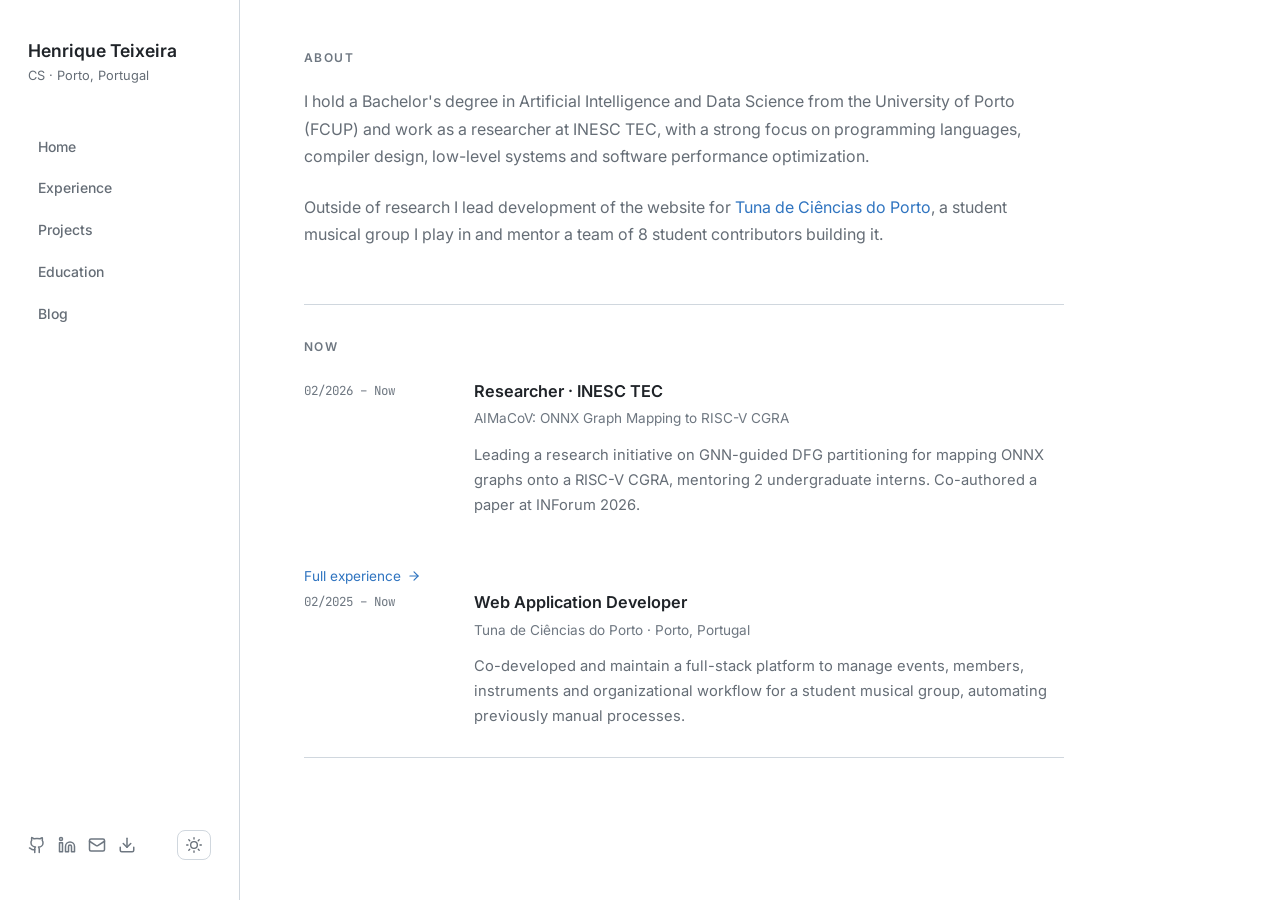
<file: index.html>
<!DOCTYPE html>
<html lang="en" data-theme="dark">
<head>
  <meta charset="UTF-8" />
  <meta name="viewport" content="width=device-width, initial-scale=1.0" />

  <title>Henrique Teixeira</title>

  <link 
    rel="icon"
    href="
      data:image/svg+xml,
      <svg xmlns='http://www.w3.org/2000/svg'
        viewBox='0 0 100 100'><text x='0%' y='80%' font-size='70' font-weight='600'
        font-family='sans-serif' fill='%2393bfeb'>HT</text></svg>
      "
  >
  <link rel="preconnect" href="https://fonts.googleapis.com" />
  <link rel="preconnect" href="https://fonts.gstatic.com" crossorigin />
  <link 
    href="https://fonts.googleapis.com/css2?family=Inter:wght@400;500;600&family=JetBrains+Mono:wght@400;500&display=swap"
    rel="stylesheet"
  />
  <link rel="stylesheet" href="css/base.css" />
  <link rel="stylesheet" href="css/layout.css" />
  <link rel="stylesheet" href="css/components.css" />
  <link rel="stylesheet" href="css/animations.css" />

  <script src="js/main.js" defer></script>
  <script src="js/sidebar-component.js" defer></script>
</head>
<body>
  <div class="layout">

    <app-sidebar></app-sidebar>

    <!-- Mobile nav toggle -->
    <button class="mobile-nav-toggle" id="mobile-nav-toggle" aria-label="Open navigation">
      <svg viewBox="0 0 24 24">
        <line x1="3" y1="6" x2="21" y2="6"/>
        <line x1="3" y1="12" x2="21" y2="12"/>
        <line x1="3" y1="18" x2="21" y2="18"/>
      </svg>
    </button>

    <!-- Main -->
    <main class="main">

      <section class="section animate-fade-up">
        <p class="section-label">About</p>
        <!--
        <h2 style="font-size: 2rem; margin-bottom: 1rem;">
          Building things at the intersection of<br/>hardware, AI and software.
        </h2>
        -->
        <p style="margin-bottom: 1.5rem;">
          I hold a Bachelor's degree in Artificial Intelligence 
          and Data Science from the University of Porto (FCUP) and work as a researcher at INESC TEC,
          with a strong focus on programming languages, compiler design,
          low-level systems and software performance optimization.
        </p>
        <p>
          Outside of research I lead development of the website for
          <a href="https://www.javardemica.org" target="_blank" rel="noopener">Tuna de Ciências do Porto</a>,
          a student musical group I play in
          and mentor a team of 8 student contributors building it.
        </p>
      </section>

      <!--
      <hr class="divider" />

      <section class="section animate-fade-up">
        <p class="section-label">Highlights</p>
        <div class="stats">
          <div class="stat">
            <span class="stat-value">2×</span>
            <span class="stat-label">Academic excellence scholarship</span>
          </div>
          <div class="stat">
            <span class="stat-value">#1</span>
            <span class="stat-label">Best CTM CS&amp;E internship</span>
          </div>
          <div class="stat">
            <span class="stat-value">2</span>
            <span class="stat-label">Papers co-authored</span>
          </div>
          <div class="stat">
            <span class="stat-value">125 MHz</span>
            <span class="stat-label">FPGA throughput, LNSU</span>
          </div>
        </div>
      </section>
      -->

      <hr class="divider" />

      <section class="section animate-fade-up">
        <p class="section-label">Now</p> 

        <div class="entry" style="border-top: none; padding-top: 0;">
          <div class="entry-date">02/2026 – Now</div>
          <div class="entry-body">
            <div class="entry-title">Researcher · INESC TEC</div>
            <div class="entry-sub">AIMaCoV: ONNX Graph Mapping to RISC-V CGRA</div>
            <div class="entry-desc">
              Leading a research initiative on GNN-guided DFG partitioning for mapping ONNX graphs onto a RISC-V CGRA,
              mentoring 2 undergraduate interns. Co-authored a paper at INForum 2026.
            </div>
          </div>
        </div>
        <div style="margin-top: 1rem;">
          <a 
            href="experience"
            style="font-size: 0.85rem; color: var(--accent); display: inline-flex; align-items: center; gap: 6px;"
          >
            Full experience
            <svg 
              width="14" height="14" viewBox="0 0 24 24" fill="none" stroke="currentColor" 
              stroke-width="2" stroke-linecap="round" stroke-linejoin="round"
            >
              <line x1="5" y1="12" x2="19" y2="12"/>
              <polyline points="12 5 19 12 12 19"/>
            </svg>
          </a>
        </div>

        <div class="entry" style="border-top: none; padding-top: 0;">
          <div class="entry-date">02/2025 – Now</div>
          <div class="entry-body">
            <div class="entry-title">Web Application Developer</div>
            <div class="entry-sub">Tuna de Ciências do Porto · Porto, Portugal</div>
            <div class="entry-desc">
              Co-developed and maintain a full-stack platform to manage events, members, instruments
              and organizational workflow for a student musical group, automating previously manual processes.
            </div>
          </div>
        </div>

      </section>

      <!--
      <hr class="divider" />

      <section class="section animate-fade-up">
        <p class="section-label">Stack</p>
        <div class="tags">
          <span class="tag">C</span>
          <span class="tag">C++</span>
          <span class="tag">Go</span>
          <span class="tag">Python</span>
          <span class="tag">Java</span>
          <span class="tag">HLS</span>
          <span class="tag">React</span>
          <span class="tag">MySQL</span>
          <span class="tag">Docker</span>
          <span class="tag">GCP</span>
          <span class="tag">RISC-V</span>
          <span class="tag">FPGA</span>
        </div>
      </section>
      -->

    </main>
  </div>
</body>
</html>
</file>
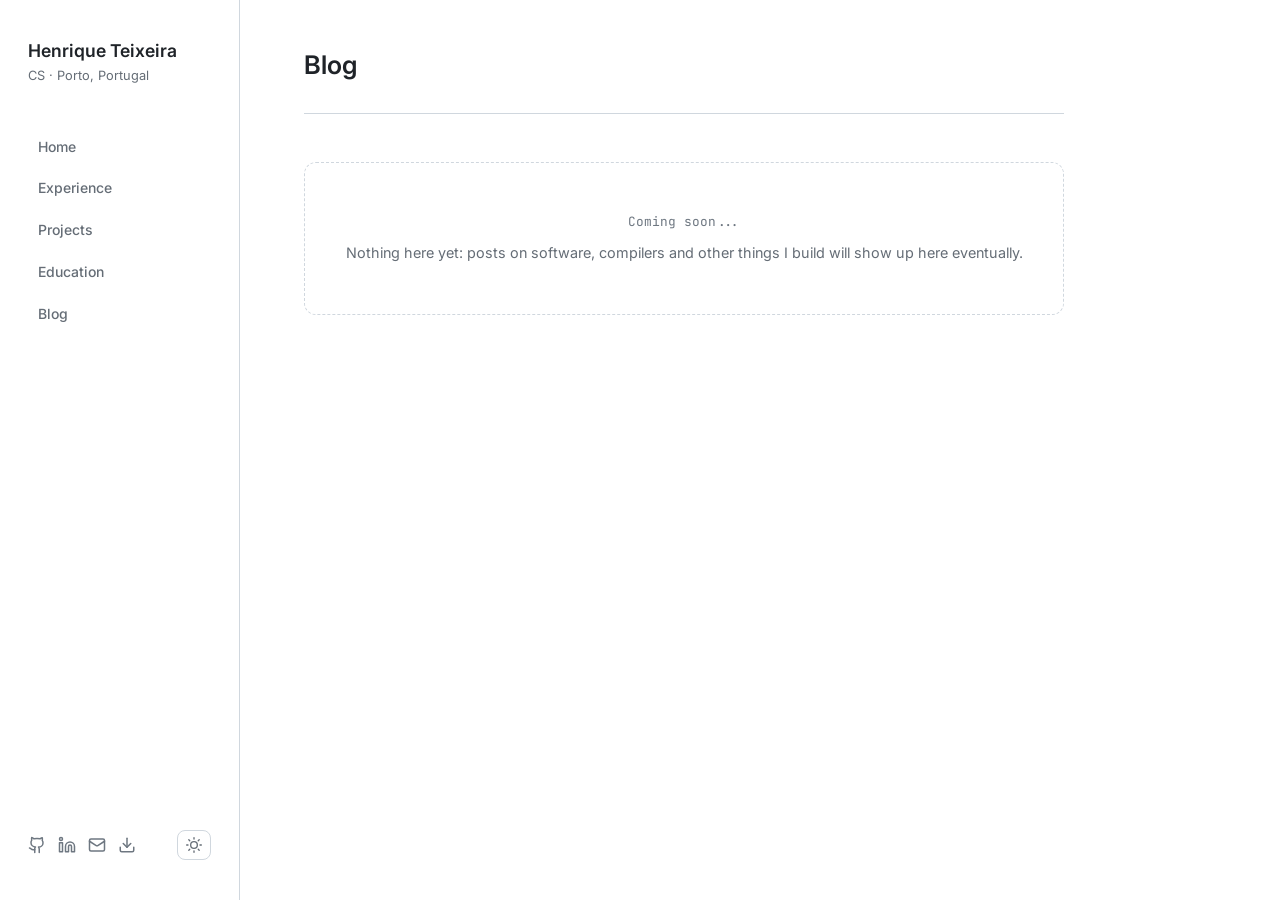
<file: blog/index.html>
<!DOCTYPE html>
<html lang="en" data-theme="dark">
<head>
  <meta charset="UTF-8" />
  <meta name="viewport" content="width=device-width, initial-scale=1.0" />

  <title>Blog · Henrique Teixeira</title>

  <link 
    rel="icon"
    href="
      data:image/svg+xml,
      <svg xmlns='http://www.w3.org/2000/svg'
        viewBox='0 0 100 100'><text x='0%' y='80%' font-size='70' font-weight='600'
        font-family='sans-serif' fill='%2393bfeb'>HT</text></svg>
      "
  >
  <link rel="preconnect" href="https://fonts.googleapis.com" />
  <link rel="preconnect" href="https://fonts.gstatic.com" crossorigin />
  <link 
    href="https://fonts.googleapis.com/css2?family=Inter:wght@400;500;600&family=JetBrains+Mono:wght@400;500&display=swap"
    rel="stylesheet"
  />
  <link rel="stylesheet" href="../css/base.css" />
  <link rel="stylesheet" href="../css/layout.css" />
  <link rel="stylesheet" href="../css/components.css" />
  <link rel="stylesheet" href="../css/animations.css" />

  <script src="../js/main.js" defer></script>
  <script src="../js/sidebar-component.js" defer></script>
</head>
<body>
  <div class="layout">

    <app-sidebar></app-sidebar>

    <button class="mobile-nav-toggle" id="mobile-nav-toggle" aria-label="Open navigation">
      <svg viewBox="0 0 24 24">
        <line x1="3" y1="6" x2="21" y2="6"/>
        <line x1="3" y1="12" x2="21" y2="12"/>
        <line x1="3" y1="18" x2="21" y2="18"/>
      </svg>
    </button>

    <main class="main">

      <div class="page-header animate-fade-up">
        <h2>Blog</h2>
        <!-- <p>Writing on systems, hardware and things I find interesting.</p> -->
      </div>

      <section class="section animate-fade-up">
        <div style="
          border: 1px dashed var(--border);
          border-radius: var(--radius-lg);
          padding: 3rem 2rem;
          text-align: center;
          color: var(--text-dim);
        ">
          <p 
            style="font-family: var(--font-mono); font-size: 0.8rem;
            margin-bottom: 0.5rem; color: var(--text-dim);"
          >
            Coming soon...
          </p>
          <p style="color: var(--text-muted); font-size: 0.9rem;">
            Nothing here yet: posts on software, compilers
            and other things I build will show up here eventually.
          </p>
        </div>
      </section>

      <!--
      BLOG POSTS — uncomment and duplicate this block when ready:

      <section class="section">
        <p class="section-label">Posts</p>

        <div class="entry reveal">
          <div class="entry-date">MM/YYYY</div>
          <div class="entry-body">
            <div class="entry-title"><a href="posts/my-post.html">Post title</a></div>
            <div class="entry-sub">Short subtitle or topic</div>
            <div class="entry-desc">One sentence summary of what the post covers.</div>
          </div>
        </div>

      </section>
      -->

    </main>
  </div>
</body>
</html>
</file>
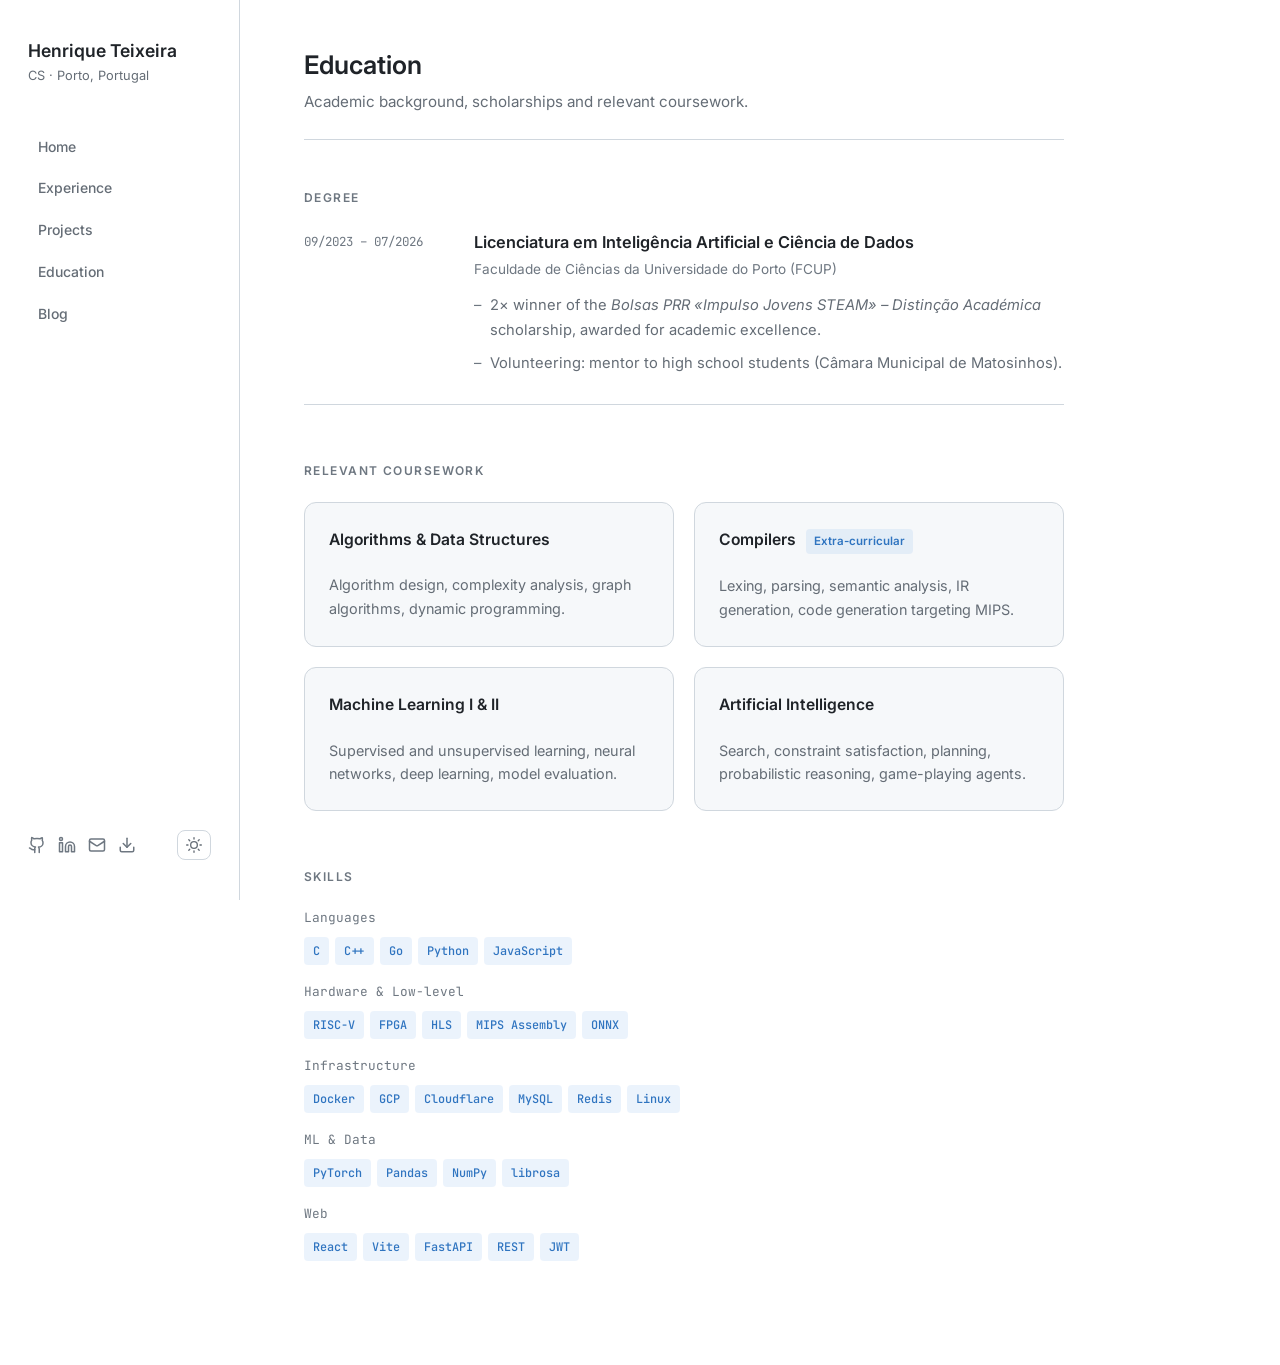
<file: education/index.html>
<!DOCTYPE html>
<html lang="en" data-theme="dark">
<head>
  <meta charset="UTF-8" />
  <meta name="viewport" content="width=device-width, initial-scale=1.0" />

  <title>Education · Henrique Teixeira</title>

  <link 
    rel="icon"
    href="
      data:image/svg+xml,
      <svg xmlns='http://www.w3.org/2000/svg'
        viewBox='0 0 100 100'><text x='0%' y='80%' font-size='70' font-weight='600'
        font-family='sans-serif' fill='%2393bfeb'>HT</text></svg>
      "
  >
  <link rel="preconnect" href="https://fonts.googleapis.com" />
  <link rel="preconnect" href="https://fonts.gstatic.com" crossorigin />
  <link 
    href="https://fonts.googleapis.com/css2?family=Inter:wght@400;500;600&family=JetBrains+Mono:wght@400;500&display=swap"
    rel="stylesheet"
  />
  <link rel="stylesheet" href="../css/base.css" />
  <link rel="stylesheet" href="../css/layout.css" />
  <link rel="stylesheet" href="../css/components.css" />
  <link rel="stylesheet" href="../css/animations.css" />

  <script src="../js/main.js" defer></script>
  <script src="../js/sidebar-component.js" defer></script>
</head>
<body>
  <div class="layout">

    <app-sidebar></app-sidebar>

    <button class="mobile-nav-toggle" id="mobile-nav-toggle" aria-label="Open navigation">
      <svg viewBox="0 0 24 24">
        <line x1="3" y1="6" x2="21" y2="6"/>
        <line x1="3" y1="12" x2="21" y2="12"/>
        <line x1="3" y1="18" x2="21" y2="18"/>
      </svg>
    </button>

    <main class="main">

      <div class="page-header animate-fade-up">
        <h2>Education</h2>
        <p>Academic background, scholarships and relevant coursework.</p>
      </div>

      <section class="section">
        <p class="section-label">Degree</p>

        <div class="entry reveal" style="border-top: none; padding-top: 0;">
          <div class="entry-date">09/2023 – 07/2026</div>
          <div class="entry-body">
            <div class="entry-title">Licenciatura em Inteligência Artificial e Ciência de Dados</div>
            <div class="entry-sub">Faculdade de Ciências da Universidade do Porto (FCUP)</div>
            <div class="entry-desc" style="margin-top: 0.75rem;">
              <ul>
                <li>
                  2× winner of the <em>Bolsas PRR «Impulso Jovens STEAM» – Distinção Académica</em> scholarship,
                  awarded for academic excellence.
                </li>
                <li>
                  Volunteering: mentor to high school students (Câmara Municipal de Matosinhos).
                </li>
              </ul>
            </div>
          </div>
        </div>
      </section>

      <section class="section">
        <p class="section-label">Relevant coursework</p>

        <div class="card-grid reveal">

          <div class="card">
            <div class="card-title" style="margin-bottom: 0.5rem;">
              Algorithms &amp; Data Structures
            </div>

            <p class="card-desc">Algorithm design, complexity analysis, graph algorithms, dynamic programming.</p>
          </div>

          <div class="card">
            <div class="card-title" style="margin-bottom: 0.5rem;">
              Compilers 
              <span class="badge badge-info" style="margin-left:6px;">
                Extra-curricular
              </span>
            </div>

            <p class="card-desc">Lexing, parsing, semantic analysis, IR generation, code generation targeting MIPS.</p>
          </div>

          <div class="card">
            <div class="card-title" style="margin-bottom: 0.5rem;">
              Machine Learning I &amp; II
            </div>

            <p class="card-desc">Supervised and unsupervised learning, neural networks, deep learning, model evaluation.</p>
          </div>

          <div class="card">
            <div class="card-title" style="margin-bottom: 0.5rem;">
              Artificial Intelligence
            </div>

            <p class="card-desc">Search, constraint satisfaction, planning, probabilistic reasoning, game-playing agents.</p>
          </div>

        </div>
      </section>

      <section class="section">
        <p class="section-label">Skills</p>

        <div style="display: flex; flex-direction: column; gap: 1rem;" class="reveal">

          <div>
            <p 
              style="
                font-size: 0.8rem; color: var(--text-dim);
                margin-bottom: 0.5rem; font-family: var(--font-mono);
              "
            >
              Languages
            </p>

            <div class="tags">
              <span class="tag">C</span>
              <span class="tag">C++</span>
              <span class="tag">Go</span>
              <span class="tag">Python</span>
              <span class="tag">JavaScript</span>
            </div>
          </div>

          <div>
            <p 
              style="
                font-size: 0.8rem; color: var(--text-dim);
                margin-bottom: 0.5rem; font-family: var(--font-mono);
              "
            >
              Hardware &amp; Low-level
            </p>

            <div class="tags">
              <span class="tag">RISC-V</span>
              <span class="tag">FPGA</span>
              <span class="tag">HLS</span>
              <span class="tag">MIPS Assembly</span>
              <span class="tag">ONNX</span>
            </div>
          </div>

          <div>
            <p 
              style="
                font-size: 0.8rem; color: var(--text-dim);
                margin-bottom: 0.5rem; font-family: var(--font-mono);
              "
            >
              Infrastructure
            </p>

            <div class="tags">
              <span class="tag">Docker</span>
              <span class="tag">GCP</span>
              <span class="tag">Cloudflare</span>
              <span class="tag">MySQL</span>
              <span class="tag">Redis</span>
              <span class="tag">Linux</span>
            </div>
          </div>

          <div>
            <p 
              style="
                font-size: 0.8rem; color: var(--text-dim);
                margin-bottom: 0.5rem; font-family: var(--font-mono);
              "
            >
              ML &amp; Data
            </p>

            <div class="tags">
              <span class="tag">PyTorch</span>
              <span class="tag">Pandas</span>
              <span class="tag">NumPy</span>
              <span class="tag">librosa</span>
            </div>
          </div>

          <div>
            <p 
              style="
                font-size: 0.8rem; color: var(--text-dim);
                margin-bottom: 0.5rem; font-family: var(--font-mono);
              "
            >
              Web
            </p>

            <div class="tags">
              <span class="tag">React</span>
              <span class="tag">Vite</span>
              <span class="tag">FastAPI</span>
              <span class="tag">REST</span>
              <span class="tag">JWT</span>
            </div>
          </div>

        </div>
      </section>

    </main>
  </div>
</body>
</html>
</file>
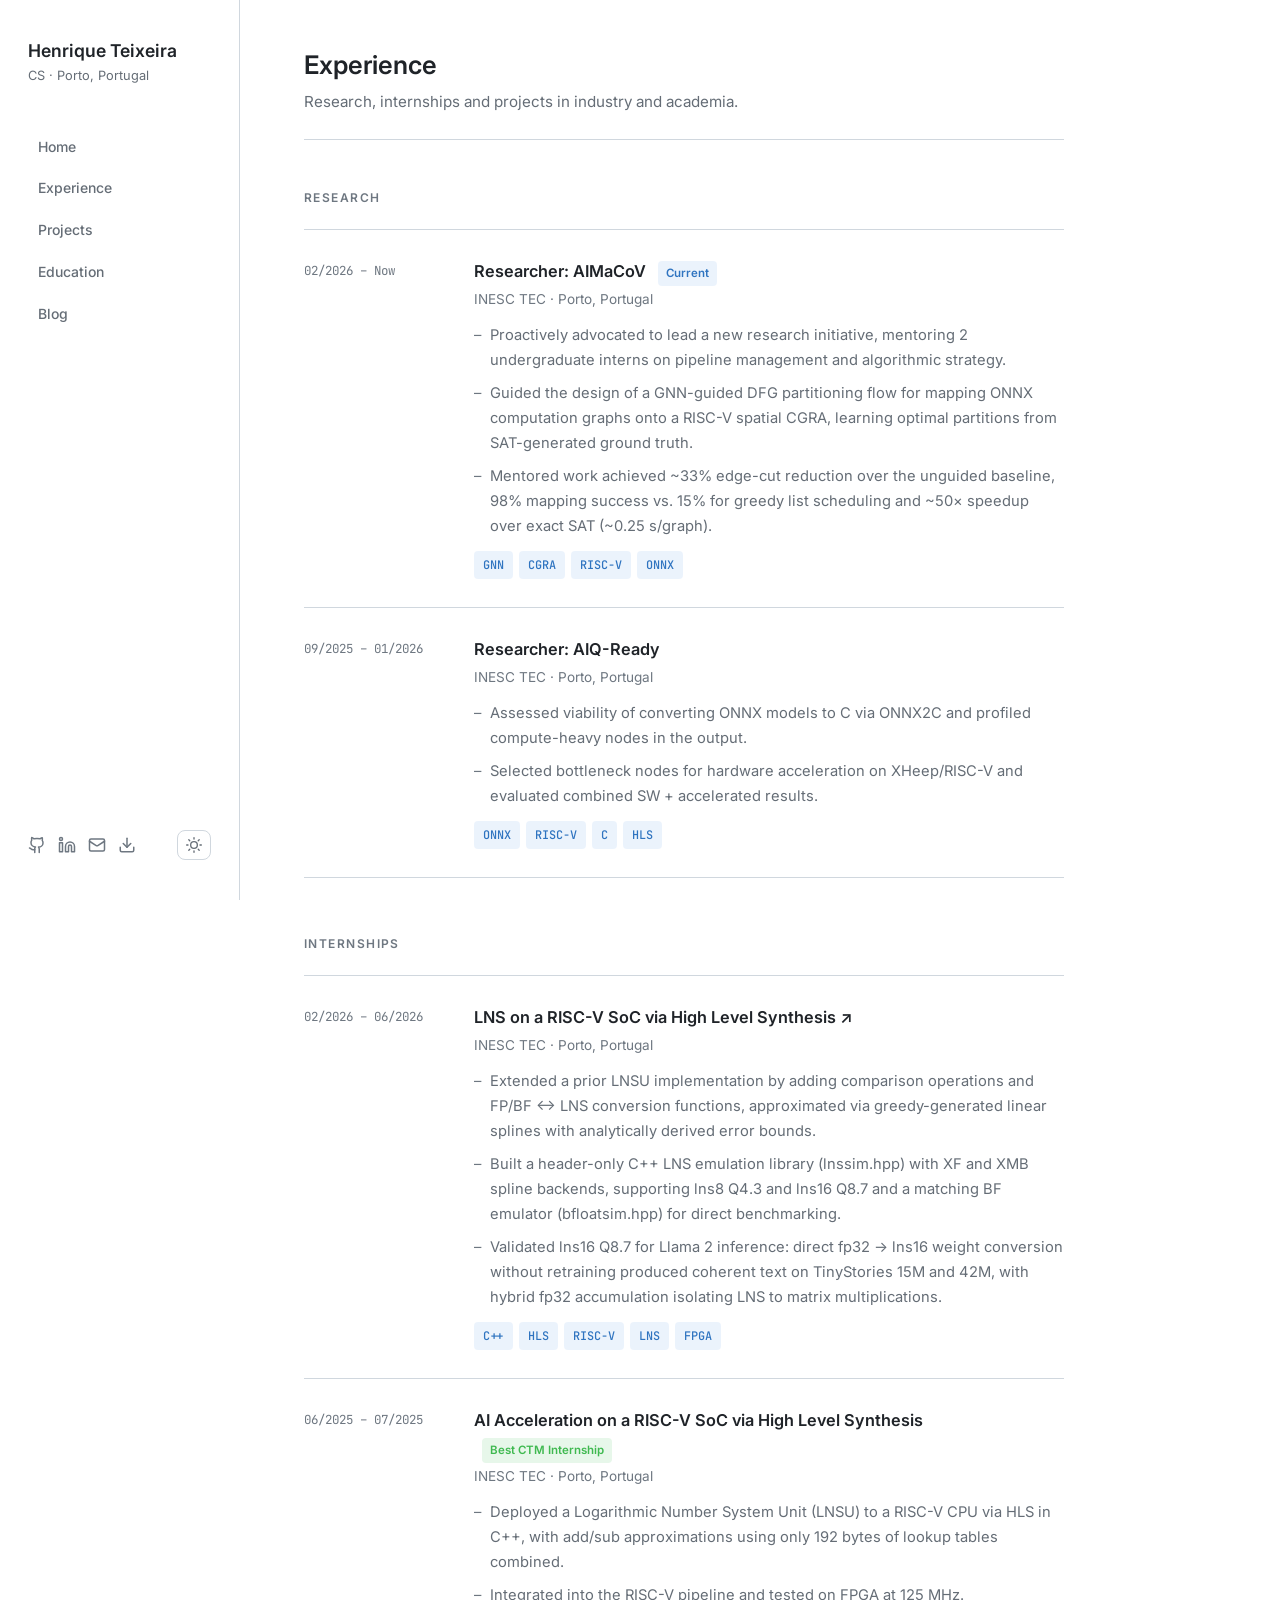
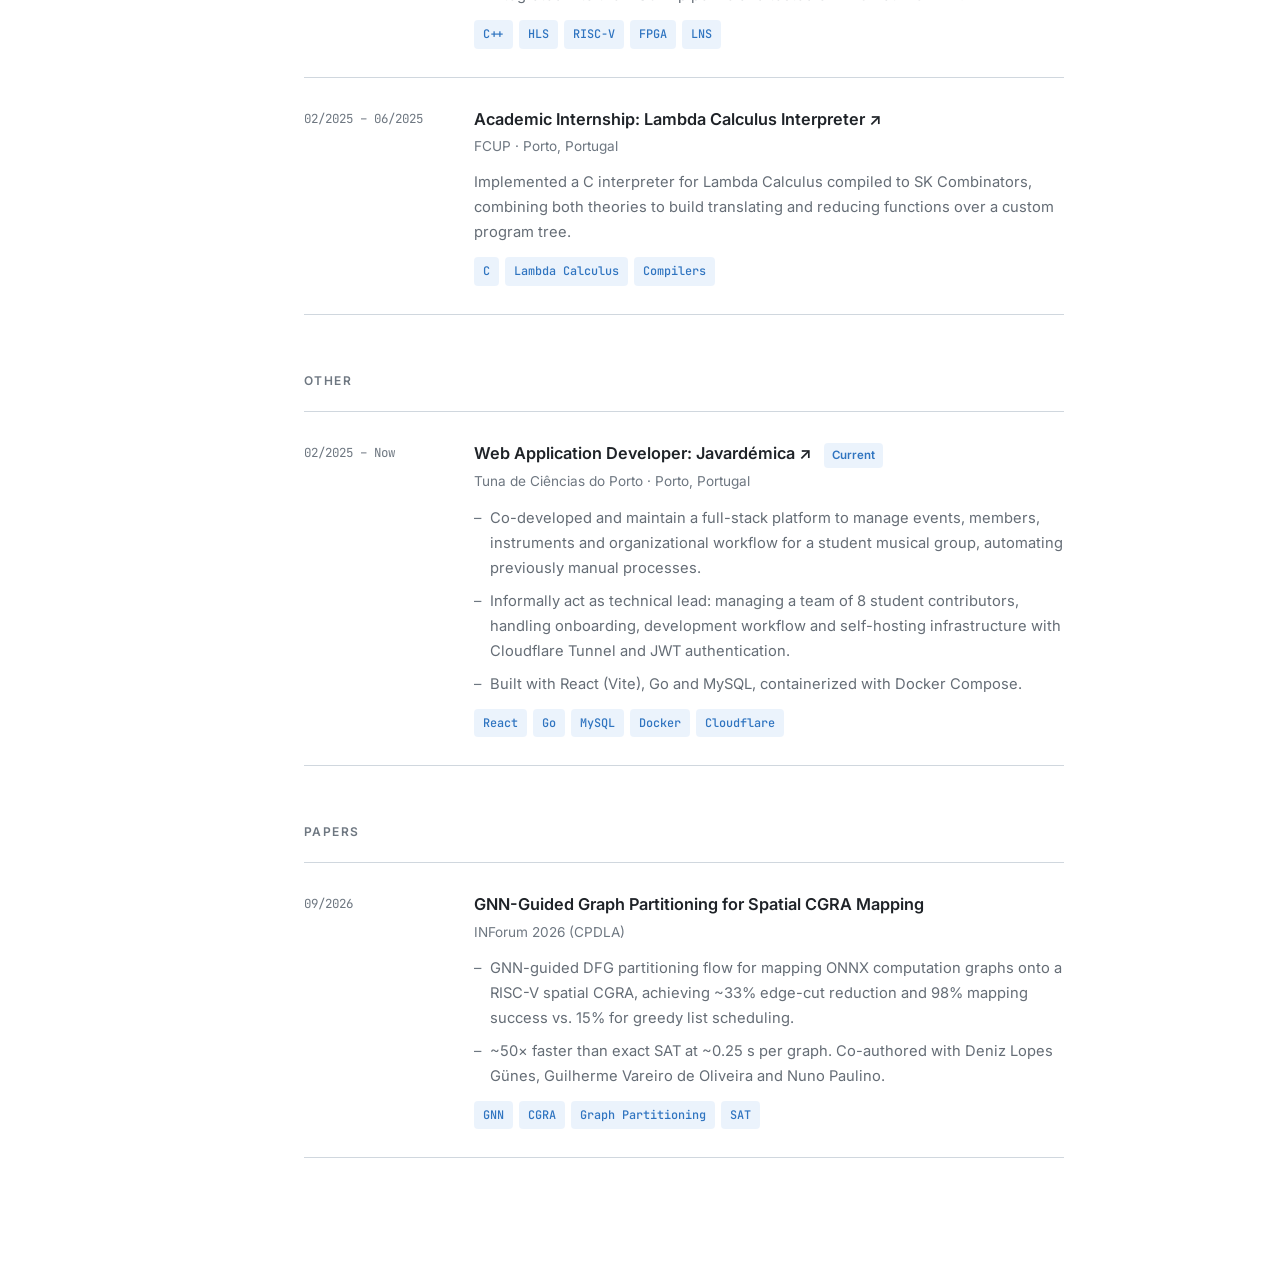
<file: experience/index.html>
<!DOCTYPE html>
<html lang="en" data-theme="dark">
<head>
  <meta charset="UTF-8" />
  <meta name="viewport" content="width=device-width, initial-scale=1.0" />

  <title>Experience · Henrique Teixeira</title>
  
  <link 
    rel="icon"
    href="
      data:image/svg+xml,
      <svg xmlns='http://www.w3.org/2000/svg'
        viewBox='0 0 100 100'><text x='0%' y='80%' font-size='70' font-weight='600'
        font-family='sans-serif' fill='%2393bfeb'>HT</text></svg>
      "
  >
  <link rel="preconnect" href="https://fonts.googleapis.com" />
  <link rel="preconnect" href="https://fonts.gstatic.com" crossorigin />
  <link 
    href="https://fonts.googleapis.com/css2?family=Inter:wght@400;500;600&family=JetBrains+Mono:wght@400;500&display=swap"
    rel="stylesheet"
  />
  <link rel="stylesheet" href="../css/base.css" />
  <link rel="stylesheet" href="../css/layout.css" />
  <link rel="stylesheet" href="../css/components.css" />
  <link rel="stylesheet" href="../css/animations.css" />

  <script src="../js/main.js" defer></script>
  <script src="../js/sidebar-component.js" defer></script>
</head>
<body>
  <div class="layout">

    <app-sidebar></app-sidebar>

    <button class="mobile-nav-toggle" id="mobile-nav-toggle" aria-label="Open navigation">
      <svg viewBox="0 0 24 24">
        <line x1="3" y1="6" x2="21" y2="6"/>
        <line x1="3" y1="12" x2="21" y2="12"/>
        <line x1="3" y1="18" x2="21" y2="18"/>
      </svg>
    </button>

    <main class="main">

      <div class="page-header animate-fade-up">
        <h2>Experience</h2>
        <p>Research, internships and projects in industry and academia.</p>
      </div>

      <!-- Research -->
      <section class="section">
        <p class="section-label">Research</p>

        <div class="entry reveal">
          <div class="entry-date">02/2026 – Now</div>
          <div class="entry-body">
            <div class="entry-title">
              Researcher: AIMaCoV 
              <span class="badge badge-info" style="margin-left:8px;">
                Current
              </span>
            </div>
            
            <div class="entry-sub">INESC TEC · Porto, Portugal</div>

            <div class="entry-desc">
              <ul>
                <li>
                  Proactively advocated to lead a new research initiative, mentoring
                  2 undergraduate interns on pipeline management and algorithmic strategy.
                </li>
                <li>
                  Guided the design of a GNN-guided DFG partitioning flow for mapping ONNX
                  computation graphs onto a RISC-V spatial CGRA, learning optimal
                  partitions from SAT-generated ground truth.
                </li>
                <li>
                  Mentored work achieved ~33% edge-cut reduction over the unguided baseline,
                  98% mapping success vs. 15% for greedy list scheduling and ~50×
                  speedup over exact SAT (~0.25 s/graph).
                </li>
              </ul>
            </div>

            <div class="tags" style="margin-top: 0.75rem;">
              <span class="tag">
                GNN
              </span>
              <span class="tag">
                CGRA
              </span>
              <span class="tag">
                RISC-V
              </span>
              <span class="tag">
                ONNX
              </span>
            </div>
          </div>
        </div>

        <div class="entry reveal">
          <div class="entry-date">09/2025 – 01/2026</div>
          <div class="entry-body">
            <div class="entry-title">Researcher: AIQ-Ready</div>

            <div class="entry-sub">INESC TEC · Porto, Portugal</div>

            <div class="entry-desc">
              <ul>
                <li>
                  Assessed viability of converting ONNX models to C via ONNX2C and 
                  profiled compute-heavy nodes in the output.
                </li>
                <li>
                  Selected bottleneck nodes for hardware acceleration on XHeep/RISC-V and
                  evaluated combined SW + accelerated results.
                </li>
              </ul>
            </div>

            <div class="tags" style="margin-top: 0.75rem;">
              <span class="tag">
                ONNX
              </span>
              <span class="tag">
                RISC-V
              </span>
              <span class="tag">
                C
              </span>
              <span class="tag">
                HLS
              </span>
            </div>
          </div>
        </div>
      </section>

      <!-- Internships -->
      <section class="section">
        <p class="section-label">Internships</p>

        <div class="entry reveal">
          <div class="entry-date">02/2026 – 06/2026</div>
          <div class="entry-body">
            <div class="entry-title">
              <a 
                href="https://github.com/specs-feup/LNS-Library"
                target="_blank"
                rel="noopener"
              >
                LNS on a RISC-V SoC via High Level Synthesis ↗
              </a>
            </div>

            <div class="entry-sub">INESC TEC · Porto, Portugal</div>

            <div class="entry-desc">
              <ul>
                <li>
                  Extended a prior LNSU implementation by adding comparison operations and
                  FP/BF ↔ LNS conversion functions, approximated via greedy-generated linear
                  splines with analytically derived error bounds.
                </li>
                <li>
                  Built a header-only C++ LNS emulation library (lnssim.hpp) with XF and XMB
                  spline backends, supporting lns8 Q4.3 and lns16 Q8.7 and a matching BF
                  emulator (bfloatsim.hpp) for direct benchmarking.
                </li>
                <li>
                  Validated lns16 Q8.7 for Llama 2 inference: direct fp32 → lns16 weight
                  conversion without retraining produced coherent text on TinyStories 15M
                  and 42M, with hybrid fp32 accumulation isolating LNS to matrix multiplications.
                </li>
              </ul>
            </div>

            <div class="tags" style="margin-top: 0.75rem;">
              <span class="tag">
                C++
              </span>
              <span class="tag">
                HLS
              </span>
              <span class="tag">
                RISC-V
              </span>
              <span class="tag">
                LNS
              </span>
              <span class="tag">
                FPGA
              </span>
            </div>
          </div>
        </div>

        <div class="entry reveal">
          <div class="entry-date">06/2025 – 07/2025</div>
          <div class="entry-body">
            <div class="entry-title">
              AI Acceleration on a RISC-V SoC via High Level Synthesis
              <span class="badge badge-success" style="margin-left:8px;">
                Best CTM Internship
              </span>
            </div>

            <div class="entry-sub">INESC TEC · Porto, Portugal</div>

            <div class="entry-desc">
              <ul>
                <li>
                  Deployed a Logarithmic Number System Unit (LNSU) to a RISC-V CPU via HLS in C++,
                  with add/sub approximations using only 192 bytes of lookup tables combined.
                </li>
                <li>
                  Integrated into the RISC-V pipeline and tested on FPGA at 125 MHz.
                </li>
              </ul>
            </div>

            <div class="tags" style="margin-top: 0.75rem;">
              <span class="tag">
                C++
              </span>
              <span class="tag">
                HLS
              </span>
              <span class="tag">
                RISC-V
              </span>
              <span class="tag">
                FPGA
              </span>
              <span class="tag">
                LNS
              </span>
            </div>
          </div>
        </div>

        <div class="entry reveal">
          <div class="entry-date">02/2025 – 06/2025</div>
          <div class="entry-body">
            <div class="entry-title">
              <a 
                href="https://github.com/UShouldRun/SK-combinators-interpreter"
                target="_blank"
                rel="noopener"
              >
                Academic Internship: Lambda Calculus Interpreter ↗
              </a>
            </div>

            <div class="entry-sub">FCUP · Porto, Portugal</div>

            <div class="entry-desc">
              Implemented a C interpreter for Lambda Calculus compiled to SK Combinators,
              combining both theories to build translating and reducing functions over a custom program tree.
            </div>
            <div class="tags" style="margin-top: 0.75rem;">
              <span class="tag">
                C
              </span>
              <span class="tag">
                Lambda Calculus
              </span>
              <span class="tag">
                Compilers
              </span>
            </div>
          </div>
        </div>
      </section>

      <!-- Other -->
      <section class="section">
        <p class="section-label">Other</p>

        <div class="entry reveal">
          <div class="entry-date">02/2025 – Now</div>
          <div class="entry-body">
            <div class="entry-title">
              <a 
                href="https://www.javardemica.org"
                target="_blank"
                rel="noopener"
              >
                Web Application Developer: Javardémica ↗
              </a>
              <span class="badge badge-info" style="margin-left:8px;">
                Current
              </span>
            </div>

            <div class="entry-sub">Tuna de Ciências do Porto · Porto, Portugal</div>
            <div class="entry-desc">
              <ul>
                <li>
                  Co-developed and maintain a full-stack platform to manage events, members, instruments 
                  and organizational workflow for a student musical group, automating previously manual processes.
                </li>
                <li>
                  Informally act as technical lead: managing a team of 8 student contributors,
                  handling onboarding, development workflow and self-hosting infrastructure
                  with Cloudflare Tunnel and JWT authentication.
                </li>
                <li>
                  Built with React (Vite), Go and MySQL, containerized with Docker Compose.
                </li>
              </ul>
            </div>

            <div class="tags" style="margin-top: 0.75rem;">
              <span class="tag">
                React
              </span>
              <span class="tag">
                Go
              </span>
              <span class="tag">
                MySQL
              </span>
              <span class="tag">
                Docker
              </span>
              <span class="tag">
                Cloudflare
              </span>
            </div>
          </div>
        </div>
      </section>

      <!-- Papers -->
      <section class="section">
        <p class="section-label">Papers</p>

        <div class="entry reveal">
          <div class="entry-date">09/2026</div>
          <div class="entry-body">
            <div class="entry-title">GNN-Guided Graph Partitioning for Spatial CGRA Mapping</div>

            <div class="entry-sub">INForum 2026 (CPDLA)</div>

            <div class="entry-desc">
              <ul>
                <li>
                  GNN-guided DFG partitioning flow for mapping ONNX computation graphs onto a RISC-V spatial CGRA,
                  achieving ~33% edge-cut reduction and 98% mapping success vs. 15% for greedy list scheduling.
                </li>
                <li>
                  ~50× faster than exact SAT at ~0.25 s per graph.
                  Co-authored with Deniz Lopes Günes, Guilherme Vareiro de Oliveira and Nuno Paulino.
                </li>
              </ul>
            </div>
            <div class="tags" style="margin-top: 0.75rem;">
              <span class="tag">
                GNN
              </span>
              <span class="tag">
                CGRA
              </span>
              <span class="tag">
                Graph Partitioning
              </span>
              <span class="tag">
                SAT
              </span>
            </div>
          </div>
        </div>

        <!--
        <div class="entry reveal">
          <div class="entry-date">2026</div>
          <div class="entry-body">
            <div class="entry-title">Logarithmic Number System Extension on an HLS-Based RISC-V SoC</div>

            <div class="entry-sub">INESC TEC (Under Review)</div>

            <div class="entry-desc">
              <ul>
                <li>
                  Designed a 16-bit LNSU for the RISC++ core achieving up to 45% fewer LUTs, 58% fewer DSPs
                  and 29–36% higher clock frequencies vs. IEEE-754 FPU on a Zynq-7020 FPGA.
                </li>
                <li>
                  95.99% MNIST accuracy with direct FP32-to-LNS16 conversion and no retraining.
                  Co-authored with Guilherme de Oliveira, José Paradela, Luís Miguel Sousa and Nuno Paulino.
                </li>
              </ul>
            </div>
          </div>
        </div>
        -->
      </section>

    </main>
  </div>
</body>
</html>
</file>
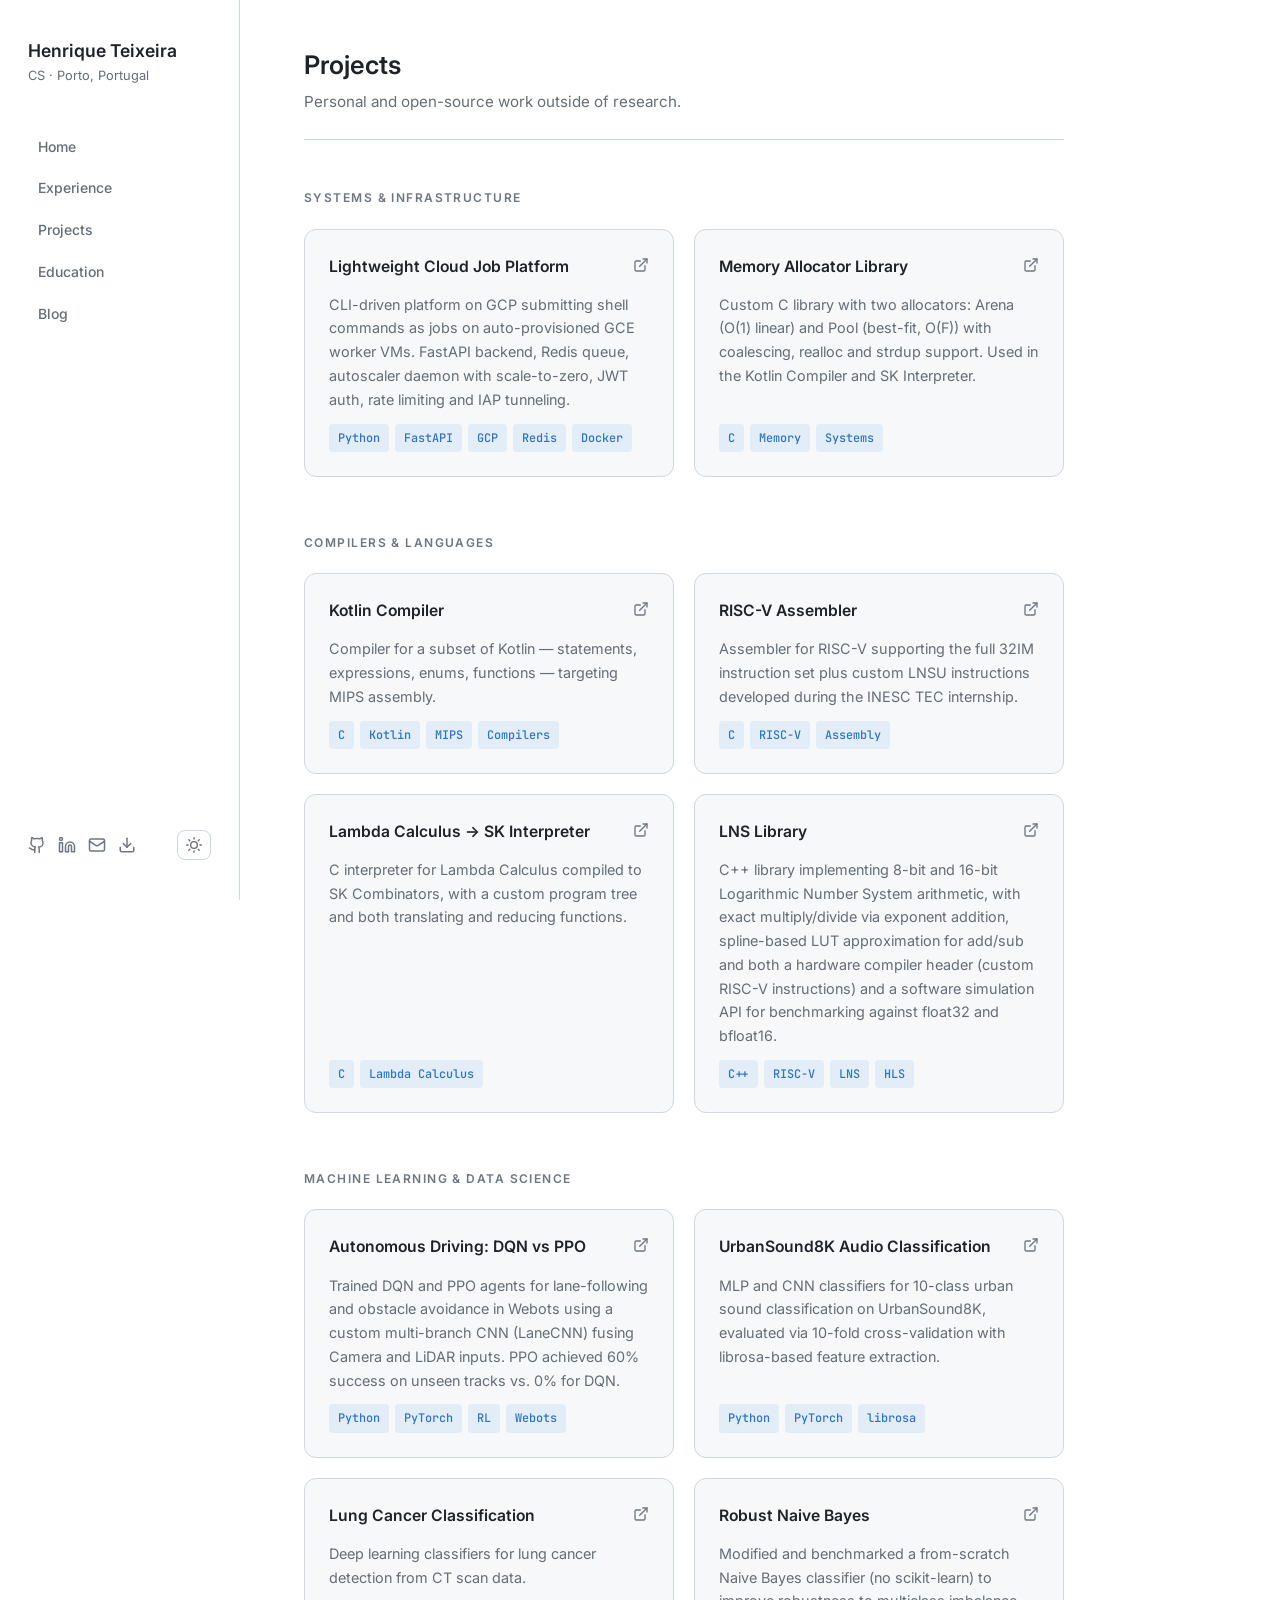
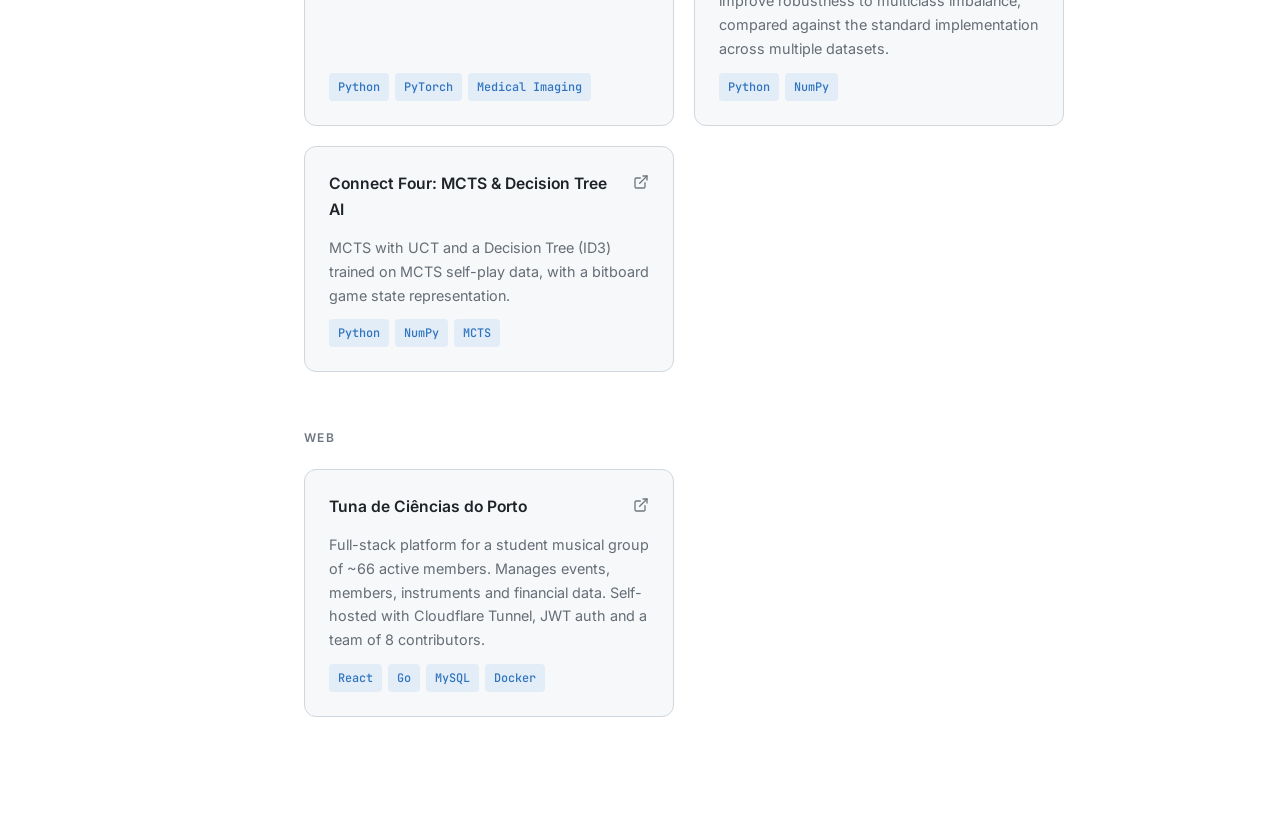
<file: projects/index.html>
<!DOCTYPE html>
<html lang="en" data-theme="dark">
<head>
  <meta charset="UTF-8" />
  <meta name="viewport" content="width=device-width, initial-scale=1.0" />

  <title>Projects · Henrique Teixeira</title>

  <link 
    rel="icon"
    href="
      data:image/svg+xml,
      <svg xmlns='http://www.w3.org/2000/svg'
        viewBox='0 0 100 100'><text x='0%' y='80%' font-size='70' font-weight='600'
        font-family='sans-serif' fill='%2393bfeb'>HT</text></svg>
      "
  >
  <link rel="preconnect" href="https://fonts.googleapis.com" />
  <link rel="preconnect" href="https://fonts.gstatic.com" crossorigin />
  <link 
    href="https://fonts.googleapis.com/css2?family=Inter:wght@400;500;600&family=JetBrains+Mono:wght@400;500&display=swap"
    rel="stylesheet"
  />
  <link rel="stylesheet" href="../css/base.css" />
  <link rel="stylesheet" href="../css/layout.css" />
  <link rel="stylesheet" href="../css/components.css" />
  <link rel="stylesheet" href="../css/animations.css" />

  <script src="../js/main.js" defer></script>
  <script src="../js/sidebar-component.js" defer></script>
</head>
<body>
  <div class="layout">

    <app-sidebar></app-sidebar>

    <button class="mobile-nav-toggle" id="mobile-nav-toggle" aria-label="Open navigation">
      <svg viewBox="0 0 24 24">
        <line x1="3" y1="6" x2="21" y2="6"/>
        <line x1="3" y1="12" x2="21" y2="12"/>
        <line x1="3" y1="18" x2="21" y2="18"/>
      </svg>
    </button>

    <main class="main">

      <div class="page-header animate-fade-up">
        <h2>Projects</h2>
        <p>Personal and open-source work outside of research.</p>
      </div>

      <section class="section">
        <p class="section-label">Systems &amp; Infrastructure</p>
        <div class="card-grid">

          <div class="card reveal">
            <div class="card-header">
              <div class="card-title">Lightweight Cloud Job Platform</div>
              <a 
                href="https://github.com/johnpierrre/CloudComputing"
                target="_blank" rel="noopener" class="card-link" aria-label="View on GitHub"
              >
                <svg viewBox="0 0 24 24">
                  <path d="M18 13v6a2 2 0 0 1-2 2H5a2 2 0 0 1-2-2V8a2 2 0 0 1 2-2h6"/>
                  <polyline points="15 3 21 3 21 9"/>
                  <line x1="10" y1="14" x2="21" y2="3"/>
                </svg>
              </a>
            </div>

            <p class="card-desc">
              CLI-driven platform on GCP submitting shell commands as jobs on auto-provisioned GCE worker VMs.
              FastAPI backend, Redis queue, autoscaler daemon with scale-to-zero, JWT auth, rate limiting and IAP tunneling.
            </p>

            <div class="tags">
              <span class="tag">
                Python
              </span>
              <span class="tag">
                FastAPI
              </span>
              <span class="tag">
                GCP
              </span>
              <span class="tag">
                Redis
              </span>
              <span class="tag">
                Docker
              </span>
            </div>
          </div>

          <div class="card reveal">
            <div class="card-header">
              <div class="card-title">Memory Allocator Library</div>
              <a 
                href="https://github.com/UShouldRun/Memory-Allocators"
                target="_blank" rel="noopener" class="card-link" aria-label="View on GitHub"
              >
                <svg viewBox="0 0 24 24">
                  <path d="M18 13v6a2 2 0 0 1-2 2H5a2 2 0 0 1-2-2V8a2 2 0 0 1 2-2h6"/>
                  <polyline points="15 3 21 3 21 9"/>
                  <line x1="10" y1="14" x2="21" y2="3"/>
                </svg>
              </a>
            </div>

            <p class="card-desc">
              Custom C library with two allocators: Arena (O(1) linear) and Pool (best-fit, O(F)) with coalescing,
              realloc and strdup support. Used in the Kotlin Compiler and SK Interpreter.
            </p>

            <div class="tags">
              <span class="tag">
                C
              </span>
              <span class="tag">
                Memory
              </span>
              <span class="tag">
                Systems
              </span>
            </div>
          </div>

        </div>
      </section>

      <section class="section">
        <p class="section-label">Compilers &amp; Languages</p>
        <div class="card-grid">

          <div class="card reveal">
            <div class="card-header">
              <div class="card-title">Kotlin Compiler</div>
              <a 
                href="https://github.com/UShouldRun/Kotlin-Compiler"
                target="_blank" rel="noopener" class="card-link" aria-label="View on GitHub"
              >
                <svg viewBox="0 0 24 24">
                  <path d="M18 13v6a2 2 0 0 1-2 2H5a2 2 0 0 1-2-2V8a2 2 0 0 1 2-2h6"/>
                  <polyline points="15 3 21 3 21 9"/>
                  <line x1="10" y1="14" x2="21" y2="3"/>
                </svg>
              </a>
            </div>

            <p class="card-desc">
              Compiler for a subset of Kotlin — statements, expressions, enums, functions — targeting MIPS assembly.
            </p>

            <div class="tags">
              <span class="tag">
                C
              </span>
              <span class="tag">
                Kotlin
              </span>
              <span class="tag">
                MIPS
              </span>
              <span class="tag">
                Compilers
              </span>
            </div>
          </div>

          <div class="card reveal">
            <div class="card-header">
              <div class="card-title">RISC-V Assembler</div>
              <a 
                href="https://github.com/UShouldRun/RISC-V-Assembler"
                target="_blank" rel="noopener" class="card-link" aria-label="View on GitHub"
              >
                <svg viewBox="0 0 24 24">
                  <path d="M18 13v6a2 2 0 0 1-2 2H5a2 2 0 0 1-2-2V8a2 2 0 0 1 2-2h6"/>
                  <polyline points="15 3 21 3 21 9"/>
                  <line x1="10" y1="14" x2="21" y2="3"/>
                </svg>
              </a>
            </div>

            <p class="card-desc">
              Assembler for RISC-V supporting the full 32IM instruction set plus custom LNSU instructions
              developed during the INESC TEC internship.
            </p>

            <div class="tags">
              <span class="tag">
                C
              </span>
              <span class="tag">
                RISC-V
              </span>
              <span class="tag">
                Assembly
              </span>
            </div>
          </div>

          <div class="card reveal">
            <div class="card-header">
              <div class="card-title">Lambda Calculus → SK Interpreter</div>
              <a 
                href="https://github.com/UShouldRun/SK-combinators-interpreter"
                target="_blank" rel="noopener" class="card-link" aria-label="View on GitHub"
              >
                <svg viewBox="0 0 24 24">
                  <path d="M18 13v6a2 2 0 0 1-2 2H5a2 2 0 0 1-2-2V8a2 2 0 0 1 2-2h6"/>
                  <polyline points="15 3 21 3 21 9"/>
                  <line x1="10" y1="14" x2="21" y2="3"/>
                </svg>
              </a>
            </div>

            <p class="card-desc">
              C interpreter for Lambda Calculus compiled to SK Combinators, with a custom program tree and
              both translating and reducing functions.
            </p>

            <div class="tags">
              <span class="tag">
                C
              </span>
              <span class="tag">
                Lambda Calculus
              </span>
            </div>
          </div>

          <div class="card reveal">
            <div class="card-header">
              <div class="card-title">LNS Library</div>
              <a 
                href="https://github.com/specs-feup/LNS-Library"
                target="_blank" rel="noopener" class="card-link" aria-label="View on GitHub"
              >
                <svg viewBox="0 0 24 24">
                  <path d="M18 13v6a2 2 0 0 1-2 2H5a2 2 0 0 1-2-2V8a2 2 0 0 1 2-2h6"/>
                  <polyline points="15 3 21 3 21 9"/>
                  <line x1="10" y1="14" x2="21" y2="3"/>
                </svg>
              </a>
            </div>

            <p class="card-desc">
              C++ library implementing 8-bit and 16-bit Logarithmic Number System arithmetic,
              with exact multiply/divide via exponent addition, spline-based LUT approximation for add/sub
              and both a hardware compiler header (custom RISC-V instructions)
              and a software simulation API for benchmarking against float32 and bfloat16.
            </p>

            <div class="tags">
              <span class="tag">C++</span>
              <span class="tag">RISC-V</span>
              <span class="tag">LNS</span>
              <span class="tag">HLS</span>
            </div>
          </div>
        </div>
      </section>

      <section class="section">
        <p class="section-label">Machine Learning &amp; Data Science</p>
        <div class="card-grid">

          <div class="card reveal">
            <div class="card-header">
              <div class="card-title">Autonomous Driving: DQN vs PPO</div>
              <a 
                href="https://github.com/UShouldRun/Autonomous-Driving"
                target="_blank" rel="noopener" class="card-link" aria-label="View on GitHub"
              >
                <svg viewBox="0 0 24 24">
                  <path d="M18 13v6a2 2 0 0 1-2 2H5a2 2 0 0 1-2-2V8a2 2 0 0 1 2-2h6"/>
                  <polyline points="15 3 21 3 21 9"/>
                  <line x1="10" y1="14" x2="21" y2="3"/>
                </svg>
              </a>
            </div>

            <p class="card-desc">
              Trained DQN and PPO agents for lane-following and obstacle avoidance in Webots using a custom multi-branch CNN
              (LaneCNN) fusing Camera and LiDAR inputs. PPO achieved 60% success on unseen tracks vs. 0% for DQN.
            </p>

            <div class="tags">
              <span class="tag">Python</span>
              <span class="tag">PyTorch</span>
              <span class="tag">RL</span>
              <span class="tag">Webots</span>
            </div>
          </div>

          <div class="card reveal">
            <div class="card-header">
              <div class="card-title">UrbanSound8K Audio Classification</div>
              <a 
                href="https://github.com/UShouldRun/UrbanSound8K-DeepLearning-Classification"
                target="_blank" rel="noopener" class="card-link" aria-label="View on GitHub"
              >
                <svg viewBox="0 0 24 24">
                  <path d="M18 13v6a2 2 0 0 1-2 2H5a2 2 0 0 1-2-2V8a2 2 0 0 1 2-2h6"/>
                  <polyline points="15 3 21 3 21 9"/>
                  <line x1="10" y1="14" x2="21" y2="3"/>
                </svg>
              </a>
            </div>

            <p class="card-desc">
              MLP and CNN classifiers for 10-class urban sound classification on UrbanSound8K, evaluated via 10-fold
              cross-validation with librosa-based feature extraction.
            </p>

            <div class="tags">
              <span class="tag">Python</span>
              <span class="tag">PyTorch</span>
              <span class="tag">librosa</span>
            </div>
          </div>

          <div class="card reveal">
            <div class="card-header">
              <div class="card-title">Lung Cancer Classification</div>
              <a 
                href="https://github.com/UShouldRun/Lung-Cancer-Classification"
                target="_blank" rel="noopener" class="card-link" aria-label="View on GitHub"
              >
                <svg viewBox="0 0 24 24">
                  <path d="M18 13v6a2 2 0 0 1-2 2H5a2 2 0 0 1-2-2V8a2 2 0 0 1 2-2h6"/>
                  <polyline points="15 3 21 3 21 9"/>
                  <line x1="10" y1="14" x2="21" y2="3"/>
                </svg>
              </a>
            </div>

            <p class="card-desc">
              Deep learning classifiers for lung cancer detection from CT scan data.
            </p>

            <div class="tags">
              <span class="tag">Python</span>
              <span class="tag">PyTorch</span>
              <span class="tag">Medical Imaging</span>
            </div>
          </div>

          <div class="card reveal">
            <div class="card-header">
              <div class="card-title">Robust Naive Bayes</div>
              <a 
                href="https://github.com/UShouldRun/Machine-Learning-Project"
                target="_blank" rel="noopener" class="card-link" aria-label="View on GitHub"
              >
                <svg viewBox="0 0 24 24">
                  <path d="M18 13v6a2 2 0 0 1-2 2H5a2 2 0 0 1-2-2V8a2 2 0 0 1 2-2h6"/>
                  <polyline points="15 3 21 3 21 9"/>
                  <line x1="10" y1="14" x2="21" y2="3"/>
                </svg>
              </a>
            </div>

            <p class="card-desc">
              Modified and benchmarked a from-scratch Naive Bayes classifier (no scikit-learn) to improve robustness to
              multiclass imbalance, compared against the standard implementation across multiple datasets.
            </p>

            <div class="tags">
              <span class="tag">Python</span>
              <span class="tag">NumPy</span>
            </div>
          </div>

          <div class="card reveal">
            <div class="card-header">
              <div class="card-title">Connect Four: MCTS &amp; Decision Tree AI</div>
              <a 
                href="https://github.com/UShouldRun/AI-Project"
                target="_blank" rel="noopener" class="card-link" aria-label="View on GitHub"
              >
                <svg viewBox="0 0 24 24">
                  <path d="M18 13v6a2 2 0 0 1-2 2H5a2 2 0 0 1-2-2V8a2 2 0 0 1 2-2h6"/>
                  <polyline points="15 3 21 3 21 9"/>
                  <line x1="10" y1="14" x2="21" y2="3"/>
                </svg>
              </a>
            </div>

            <p class="card-desc">
              MCTS with UCT and a Decision Tree (ID3) trained on MCTS self-play data, with a bitboard game state representation.
            </p>

            <div class="tags">
              <span class="tag">Python</span>
              <span class="tag">NumPy</span>
              <span class="tag">MCTS</span>
            </div>
          </div>
        </div>
      </section>

      <section class="section">
        <p class="section-label">Web</p>
        <div class="card-grid">

          <div class="card reveal">
            <div class="card-header">
              <div class="card-title">Tuna de Ciências do Porto</div>
              <a href="https://www.javardemica.org" target="_blank" rel="noopener" class="card-link" aria-label="Visit site">
                <svg viewBox="0 0 24 24"><path d="M18 13v6a2 2 0 0 1-2 2H5a2 2 0 0 1-2-2V8a2 2 0 0 1 2-2h6"/><polyline points="15 3 21 3 21 9"/><line x1="10" y1="14" x2="21" y2="3"/></svg>
              </a>
            </div>

            <p class="card-desc">
              Full-stack platform for a student musical group of ~66 active members. Manages events, members,
              instruments and financial data. Self-hosted with Cloudflare Tunnel, JWT auth and a team of 8 contributors.
            </p>

            <div class="tags">
              <span class="tag">
                React
              </span>
              <span class="tag">
                Go
              </span>
              <span class="tag">
                MySQL
              </span>
              <span class="tag">
                Docker
              </span>
            </div>
          </div>
        </div>
      </section>

    </main>
  </div>
</body>
</html>
</file>
<file: css/base.css>
/* base.css — design tokens, reset, typography */

:root {
  --bg:          #0d1117;
  --bg-surface:  #161b22;
  --bg-subtle:   #1c2333;
  --border:      #30363d;
  --text:        #e6edf3;
  --text-muted:  #c1c7ce;
  --text-dim:    #8b949e;
  --accent:      #93bfeb;
  --accent-dim:  rgba(88, 166, 255, 0.12);

  --font-sans: 'Inter', system-ui, -apple-system, sans-serif;
  --font-mono: 'JetBrains Mono', 'Fira Code', monospace;

  --radius-sm: 4px;
  --radius-md: 8px;
  --radius-lg: 12px;

  --transition: 150ms ease;
  --transition-slow: 300ms ease;

  --nav-width: 240px;
  --content-max: 760px;
}

[data-theme="light"] {
  --bg:          #ffffff;
  --bg-surface:  #f6f8fa;
  --bg-subtle:   #eaeef2;
  --border:      #d0d7de;
  --text:        #1f2328;
  --text-muted:  #656d76;
  --text-dim:    #6e7781;
  --accent:      #2f74c0;
  --accent-dim:  rgba(9, 105, 218, 0.08);
}

*, *::before, *::after {
  box-sizing: border-box;
  margin: 0;
  padding: 0;
}

html {
  scroll-behavior: smooth;
}

body {
  background: var(--bg);
  color: var(--text);
  font-family: var(--font-sans);
  font-size: 16px;
  line-height: 1.7;
  -webkit-font-smoothing: antialiased;
  min-height: 100vh;
}

a {
  color: var(--accent);
  text-decoration: none;
  transition: opacity var(--transition);
}

a:hover {
  opacity: 0.8;
}

ul {
  list-style: none;
}

img {
  max-width: 100%;
  display: block;
}

h1, h2, h3, h4 {
  line-height: 1.3;
  font-weight: 600;
  color: var(--text);
}

h1 { font-size: 2rem; }
h2 { font-size: 1.4rem; }
h3 { font-size: 1.1rem; }
h4 { font-size: 0.95rem; }

p {
  color: var(--text-muted);
}

code, .mono {
  font-family: var(--font-mono);
  font-size: 0.85em;
  background: var(--bg-subtle);
  padding: 2px 6px;
  border-radius: var(--radius-sm);
  color: var(--accent);
}

::selection {
  background: var(--accent-dim);
  color: var(--text);
}

:focus-visible {
  outline: 2px solid var(--accent);
  outline-offset: 3px;
  border-radius: var(--radius-sm);
}
</file>
<file: css/layout.css>
/* layout.css — sidebar nav, page shell, content grid */

.layout {
  display: flex;
  min-height: 100vh;
}

/* ── Sidebar ── */

.sidebar {
  position: fixed;
  top: 0;
  left: 0;
  width: var(--nav-width);
  height: 100vh;
  padding: 2.5rem 1.75rem;
  display: flex;
  flex-direction: column;
  border-right: 1px solid var(--border);
  background: var(--bg);
  z-index: 100;
  overflow-y: auto;
}

.sidebar-brand {
  margin-bottom: 2.5rem;
}

.sidebar-brand h1 {
  font-size: 1.1rem;
  font-weight: 600;
  color: var(--text);
}

.sidebar-brand p {
  font-size: 0.8rem;
  color: var(--text-muted);
  margin-top: 2px;
}

.sidebar-nav {
  display: flex;
  flex-direction: column;
  gap: 2px;
  flex: 1;
}

.sidebar-nav a {
  display: flex;
  align-items: center;
  gap: 10px;
  padding: 8px 10px;
  border-radius: var(--radius-md);
  color: var(--text-muted);
  font-size: 0.875rem;
  font-weight: 500;
  transition: color var(--transition), background var(--transition);
  text-decoration: none;
}

.sidebar-nav a:hover {
  color: var(--text);
  background: var(--bg-surface);
  opacity: 1;
}

.sidebar-nav a.active {
  color: var(--accent);
  background: var(--accent-dim);
}

.sidebar-nav a svg {
  width: 16px;
  height: 16px;
  flex-shrink: 0;
  stroke: currentColor;
  fill: none;
  stroke-width: 2;
  stroke-linecap: round;
  stroke-linejoin: round;
}

.sidebar-footer {
  margin-top: auto;
  padding-top: 1.5rem;
  display: flex;
  align-items: center;
  justify-content: space-between;
}

.sidebar-actions {
  display: flex;
  align-items: center;
  gap: 12px; /* Separates the CV download and theme switch */
}

.cv-download, .theme-toggle {
  background: none;
  border: none;
  cursor: pointer;
  color: var(--text-dim); /* Match your layout's current text theme color variable */
  display: flex;
  align-items: center;
  justify-content: center;
  border-radius: 4px;
  transition: background-color 0.2s;
}

.cv-download svg, .theme-toggle svg {
  width: 20px;
  height: 20px;
}

.cv-download:hover, .theme-toggle:hover {
  background-color: var(--bg-surface); /* Subtle background highlight on mouse hover */
}

.sidebar-socials {
  display: flex;
  align-items: center;
  gap: 12px;
}

.sidebar-socials a {
  display: inline-flex;
  align-items: center;
  color: var(--text-dim);
  transition: color var(--transition);
}

.sidebar-socials a:hover {
  color: var(--text);
  opacity: 1;
}

.sidebar-socials svg {
  width: 18px;
  height: 18px;
  fill: none;
  stroke: currentColor;
  stroke-width: 2;
  stroke-linecap: round;
  stroke-linejoin: round;
}

/* ── Main content ── */

.main {
  margin-left: var(--nav-width);
  flex: 1;
  padding: 3rem 4rem;
  max-width: calc(var(--content-max) + 8rem);
}

.page-header {
  margin-bottom: 3rem;
  padding-bottom: 1.5rem;
  border-bottom: 1px solid var(--border);
}

.page-header h2 {
  font-size: 1.6rem;
  margin-bottom: 0.5rem;
}

.page-header p {
  font-size: 0.95rem;
}

/* ── Mobile nav toggle ── */

.mobile-nav-toggle {
  display: none;
  position: fixed;
  top: 1rem;
  right: 1rem;
  z-index: 200;
  background: var(--bg-surface);
  border: 1px solid var(--border);
  border-radius: var(--radius-md);
  padding: 8px;
  cursor: pointer;
  color: var(--text);
}

.mobile-nav-toggle svg {
  width: 20px;
  height: 20px;
  stroke: currentColor;
  fill: none;
  stroke-width: 2;
  stroke-linecap: round;
}

@media (max-width: 768px) {
  .mobile-nav-toggle {
    display: flex;
  }

  .sidebar {
    transform: translateX(-100%);
    transition: transform var(--transition-slow);
  }

  .sidebar.open {
    transform: translateX(0);
  }

  .main {
    margin-left: 0;
    padding: 2rem 1.5rem;
  }
}
</file>
<file: css/components.css>
/* components.css — reusable UI components: cards, tags, timeline, badges */

/* ── Section divider ── */

.section {
  margin-bottom: 3.5rem;
}

.section-label {
  font-size: 0.75rem;
  font-weight: 600;
  letter-spacing: 0.12em;
  text-transform: uppercase;
  color: var(--text-dim);
  margin-bottom: 1.25rem;
}

/* ── Entry / timeline card ── */

.entry {
  display: grid;
  grid-template-columns: 130px 1fr;
  gap: 0 2.5rem;
  padding: 1.75rem 0;
  border-top: 1px solid var(--border);
}

.entry:last-child {
  border-bottom: 1px solid var(--border);
}

.entry-date {
  font-size: 0.78rem;
  color: var(--text-dim);
  font-family: var(--font-mono);
  padding-top: 4px;
  line-height: 1.5;
  white-space: nowrap;
}

.entry-body {}

.entry-title {
  font-size: 1.02rem;
  font-weight: 600;
  color: var(--text);
  margin-bottom: 2px;
}

.entry-title a {
  color: inherit;
  text-decoration: none;
  transition: color var(--transition);
}

.entry-title a:hover {
  color: var(--accent);
  opacity: 1;
}

.entry-sub {
  font-size: 0.85rem;
  color: var(--text-dim);
  margin-bottom: 0.75rem;
}

.entry-desc {
  font-size: 0.92rem;
  color: var(--text-muted);
  line-height: 1.7;
}

.entry-desc ul {
  display: flex;
  flex-direction: column;
  gap: 0.5rem;
}

.entry-desc li {
  position: relative;
  padding-left: 1rem;
}

.entry-desc li::before {
  content: '–';
  position: absolute;
  left: 0;
  color: var(--text-dim);
}

/* ── Project card ── */

.card-grid {
  display: grid;
  grid-template-columns: repeat(auto-fill, minmax(300px, 1fr));
  gap: 1.25rem;
}

.card {
  background: var(--bg-surface);
  border: 1px solid var(--border);
  border-radius: var(--radius-lg);
  padding: 1.5rem;
  transition: border-color var(--transition), background var(--transition);
  display: flex;
  flex-direction: column;
  gap: 0.75rem;
}

.card:hover {
  border-color: var(--accent);
  background: var(--bg-subtle);
}

.card-header {
  display: flex;
  align-items: flex-start;
  justify-content: space-between;
  gap: 0.5rem;
}

.card-title {
  font-size: 0.98rem;
  font-weight: 600;
  color: var(--text);
}

.card-link {
  color: var(--text-dim);
  transition: color var(--transition);
  flex-shrink: 0;
}

.card-link:hover {
  color: var(--accent);
  opacity: 1;
}

.card-link svg {
  width: 16px;
  height: 16px;
  stroke: currentColor;
  fill: none;
  stroke-width: 2;
  stroke-linecap: round;
  stroke-linejoin: round;
}

.card-desc {
  font-size: 0.9rem;
  color: var(--text-muted);
  line-height: 1.65;
  flex: 1;
}

/* ── Tags / pills ── */

.tags {
  display: flex;
  flex-wrap: wrap;
  gap: 6px;
}

.tag {
  font-size: 0.74rem;
  font-weight: 500;
  font-family: var(--font-mono);
  padding: 3px 8px;
  border-radius: var(--radius-sm);
  background: var(--accent-dim);
  color: var(--accent);
  border: 1px solid transparent;
  transition: border-color var(--transition);
}

.tag:hover {
  border-color: var(--accent);
}

/* ── Badge ── */

.badge {
  display: inline-flex;
  align-items: center;
  gap: 4px;
  font-size: 0.72rem;
  font-weight: 600;
  padding: 3px 8px;
  border-radius: var(--radius-sm);
}

.badge-success {
  background: rgba(63, 185, 80, 0.12);
  color: #3fb950;
}

.badge-warning {
  background: rgba(210, 153, 34, 0.12);
  color: #d29922;
}

.badge-info {
  background: var(--accent-dim);
  color: var(--accent);
}

/* ── Stat row (for homepage) ── */

.stats {
  display: flex;
  flex-wrap: wrap;
  gap: 1.5rem;
  margin: 2rem 0;
}

.stat {
  display: flex;
  flex-direction: column;
  gap: 2px;
}

.stat-value {
  font-size: 1.4rem;
  font-weight: 600;
  color: var(--text);
  font-family: var(--font-mono);
}

.stat-label {
  font-size: 0.78rem;
  color: var(--text-dim);
}

/* ── Divider ── */

.divider {
  border: none;
  border-top: 1px solid var(--border);
  margin: 2rem 0;
}

/* ── Small screens: stack date above entry ── */

@media (max-width: 640px) {
  .entry {
    grid-template-columns: 1fr;
    gap: 0.35rem;
    padding: 1.5rem 0;
  }

  .card-grid {
    grid-template-columns: 1fr;
  }
}
</file>
<file: css/animations.css>
/* animations.css — entrance animations, transitions, theme toggle */

/* ── Page fade-in ── */

@keyframes fadeUp {
  from {
    opacity: 0;
    transform: translateY(16px);
  }
  to {
    opacity: 1;
    transform: translateY(0);
  }
}

.animate-fade-up {
  animation: fadeUp 0.4s ease both;
}

.animate-fade-up:nth-child(1) { animation-delay: 0ms; }
.animate-fade-up:nth-child(2) { animation-delay: 60ms; }
.animate-fade-up:nth-child(3) { animation-delay: 120ms; }
.animate-fade-up:nth-child(4) { animation-delay: 180ms; }
.animate-fade-up:nth-child(5) { animation-delay: 240ms; }
.animate-fade-up:nth-child(6) { animation-delay: 300ms; }

/* ── Scroll reveal (JS-driven) ── */

.reveal {
  opacity: 0;
  transform: translateY(12px);
  transition: opacity 0.4s ease, transform 0.4s ease;
}

.reveal.visible {
  opacity: 1;
  transform: none;
}

/* ── Theme toggle button ── */

.theme-toggle {
  background: none;
  border: 1px solid var(--border);
  border-radius: var(--radius-md);
  padding: 6px 8px;
  cursor: pointer;
  color: var(--text-muted);
  display: flex;
  align-items: center;
  justify-content: center;
  transition: color var(--transition), border-color var(--transition), background var(--transition);
}

.theme-toggle:hover {
  color: var(--text);
  border-color: var(--text-dim);
  background: var(--bg-surface);
}

.theme-toggle svg {
  width: 16px;
  height: 16px;
  stroke: currentColor;
  fill: none;
  stroke-width: 2;
  stroke-linecap: round;
  stroke-linejoin: round;
  transition: transform var(--transition-slow);
}

/* sun icon hidden in dark mode, shown in light */
.icon-sun  { display: none; }
.icon-moon { display: block; }

[data-theme="light"] .icon-sun  { display: block; }
[data-theme="light"] .icon-moon { display: none; }

/* ── Active nav indicator ── */

.sidebar-nav a {
  position: relative;
}

.sidebar-nav a.active::before {
  content: '';
  position: absolute;
  left: -1.75rem;
  top: 50%;
  transform: translateY(-50%);
  width: 3px;
  height: 60%;
  background: var(--accent);
  border-radius: 0 2px 2px 0;
}
</file>
